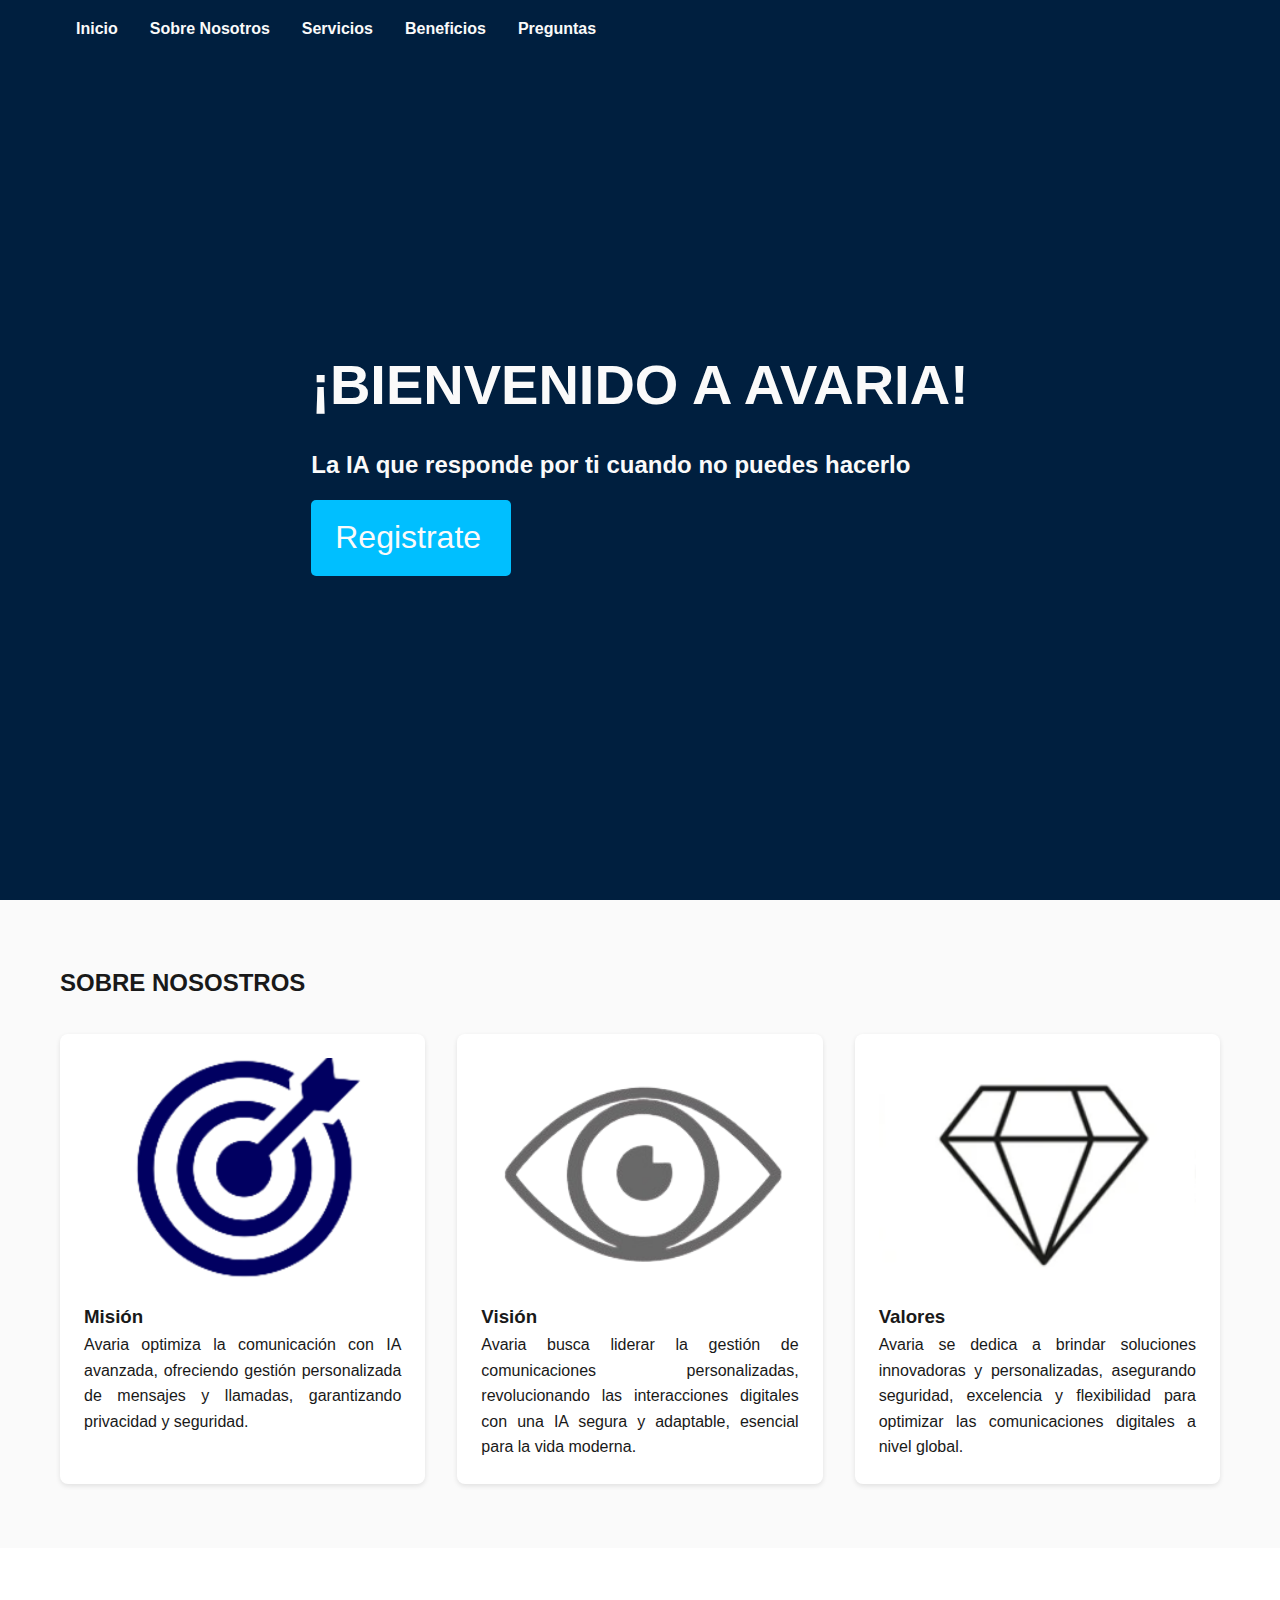
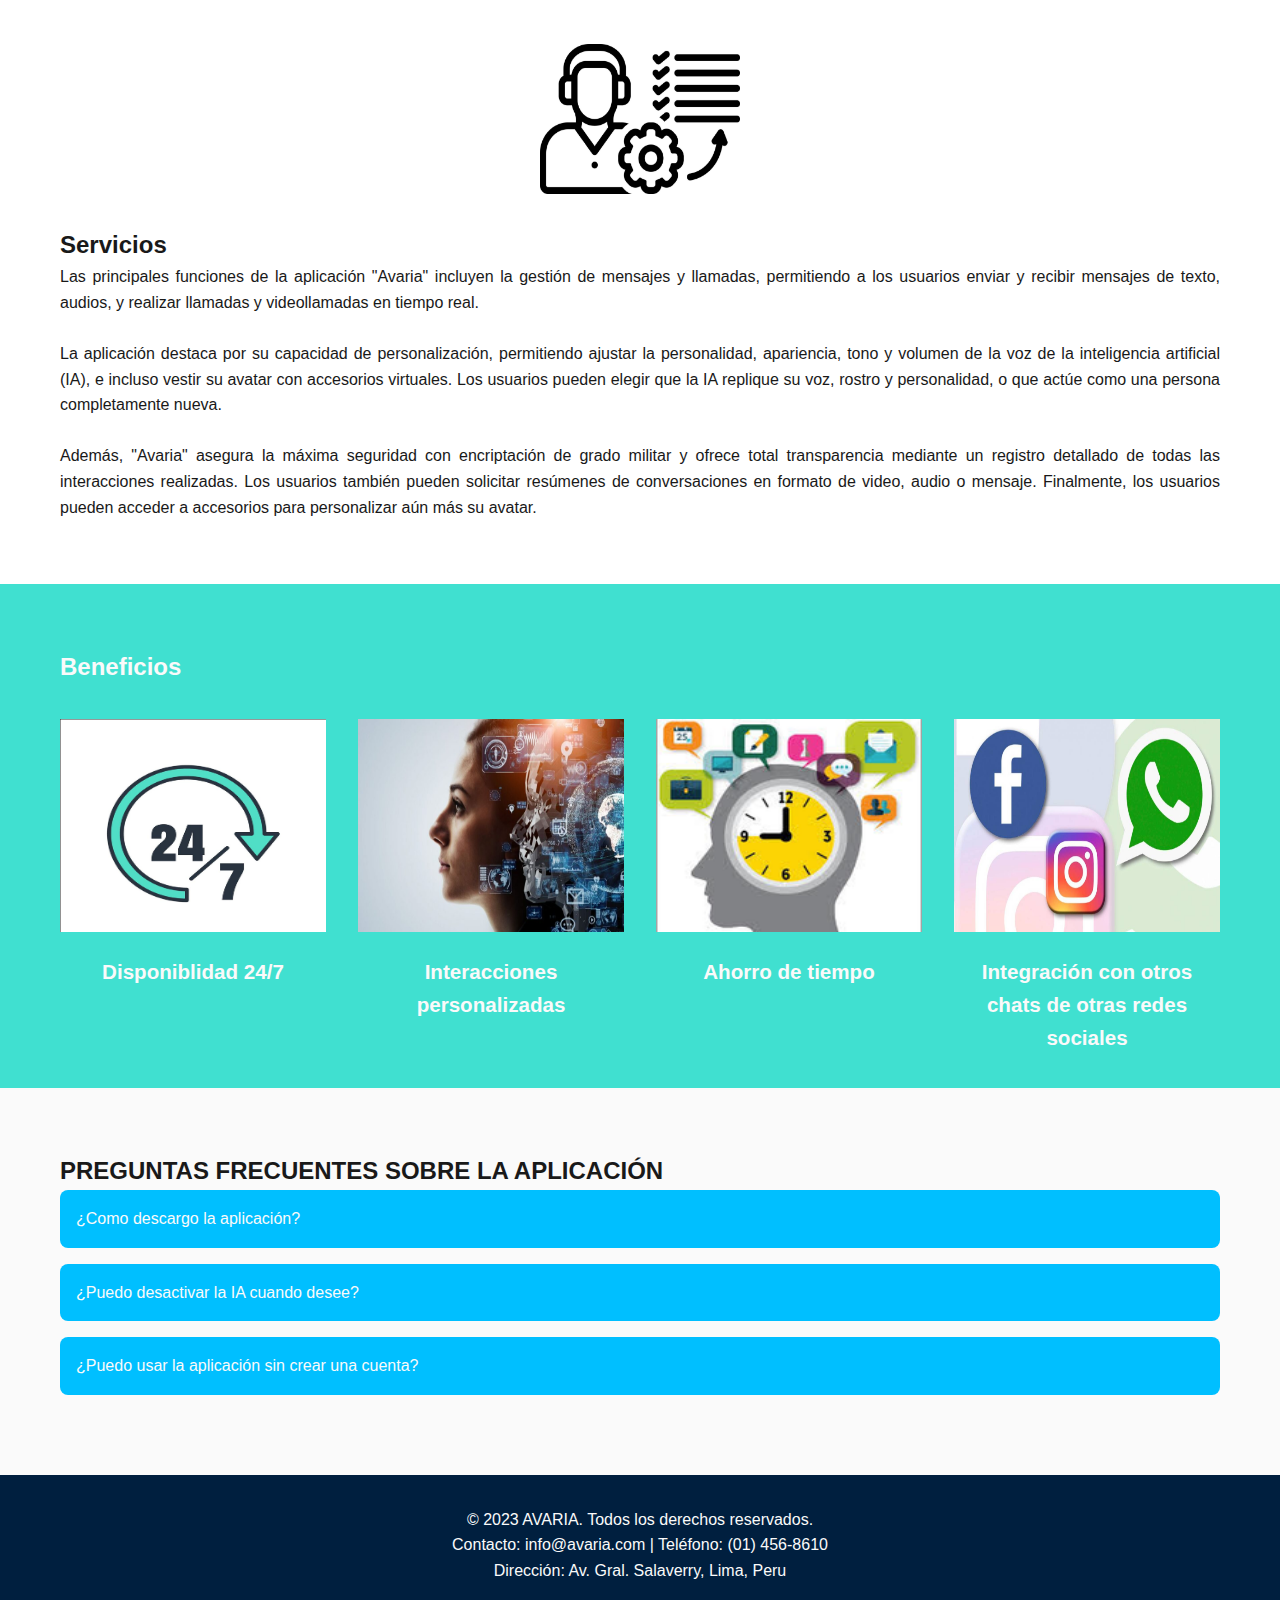
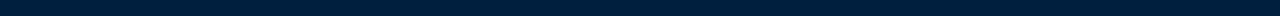
<file: index.html>
<!DOCTYPE html>
<html lang="es">
  <head>
    <meta charset="UTF-8" />
    <meta name="viewport" content="width=device-width, initial-scale=1.0" />
    <title>Avaria</title>
    <link rel="stylesheet" href="public/assets/styles/stylesLP.css" />
    <link rel="icon" href="public/assets/images/LogoAvaria.png" />
  </head>
  <body>
    <body>
    <nav class="nav">
         <div class="container nav-container">
            <button class="menu-toggle" aria-label="Toggle menu">☰</button>
            <ul>
                <li><a href="#hero">Inicio</a></li>
                <li><a href="#content">Sobre Nosotros</a></li>
                <li><a href="#company">Servicios</a></li>
                <li><a href="#bins">Beneficios</a></li>
                <li><a href="#faq">Preguntas</a></li>
            </ul>
        </div>
    </nav>
    <section id="hero" class="hero">
        <div class="container">
            <h1>¡BIENVENIDO A AVARIA! <br></h1>
            <h2>La IA que responde por ti cuando no puedes hacerlo</h2>
            <a href="inicio01.html" class="btn" target="_blank">Registrate</a>
        </div>
    </section>
    <section id="content" class="content-section">
        <div class="container">
            <h2>SOBRE NOSOSTROS</h2>
            <div class="content-grid">
                <div class="card">
                    <img src="public/assets/images/mision.png" alt="Mision">
                    <h3>Misión</h3>
                    <p>Avaria optimiza la comunicación con IA avanzada, ofreciendo gestión personalizada de mensajes y llamadas, garantizando privacidad y seguridad.</p>
                </div>
                <div class="card">
                    <img src="public/assets/images/vision.png" alt="Vision">
                    <h3>Visión</h3>
                    <p>Avaria busca liderar la gestión de comunicaciones personalizadas, revolucionando las interacciones digitales con una IA segura y adaptable, esencial para la vida moderna.</p>
                </div>
                <div class="card">
                    <img src="public/assets/images/valores.png" alt="Valores">
                    <h3>Valores</h3>
                    <p>Avaria se dedica a brindar soluciones innovadoras y personalizadas, asegurando seguridad, excelencia y flexibilidad para optimizar las comunicaciones digitales a nivel global.</p>
                </div>
            </div>
        </div>
    </section>
    <section id="company" class="company-section">
        <div class="container">
            <img src="public/assets/images/servicios.jpg" alt="Lorem Ipsum" class="company-logo">
            <div class="company-info">
                <h2>Servicios</h2>
                <p>Las principales funciones de la aplicación "Avaria" incluyen la gestión de mensajes y llamadas, permitiendo a los usuarios enviar y recibir mensajes de texto, audios, y realizar llamadas y videollamadas en tiempo real. 
                    <br><br>La aplicación destaca por su capacidad de personalización, permitiendo ajustar la personalidad, apariencia, tono y volumen de la voz de la inteligencia artificial (IA), 
                    e incluso vestir su avatar con accesorios virtuales. Los usuarios pueden elegir que la IA replique su voz, 
                    rostro y personalidad, o que actúe como una persona completamente nueva.
                    <br><br>Además, "Avaria" asegura la máxima seguridad con encriptación de grado militar y ofrece total transparencia 
                    mediante un registro detallado de todas las interacciones realizadas. 
                    Los usuarios también pueden solicitar resúmenes de conversaciones en formato de video, audio o mensaje. 
                    Finalmente, los usuarios pueden acceder a accesorios para personalizar aún más su avatar.</p>
            </div>
        </div>
    </section>
    <section id="bins" class="bins-section">
        <div class="container">
            <h2>Beneficios</h2>
            <div class="bins-grid">
                <div class="bin-item">
                    <img src="public/assets/images/tiempo247.png" alt="Lorem Ipsum">
                    <h3>Disponiblidad 24/7</h3>
                </div>
                <div class="bin-item">
                    <img src="public/assets/images/inteligencia-artificial.jpeg" alt="Lorem Ipsum">
                    <h3>Interacciones personalizadas</h3>
                </div>
                <div class="bin-item">
                    <img src="public/assets/images/ahorro_tiempo.png" alt="Lorem Ipsum">
                    <h3>Ahorro de tiempo</h3>
                </div>
                <div class="bin-item">
                    <img src="public/assets/images/Integrar.jpg" alt="Lorem Ipsum">
                    <h3>Integración con otros chats de otras redes sociales</h3>
                </div>
            </div>
        </div>
    </section>
    <section id="faq" class="faq-section">
        <div class="container">
            <h2>PREGUNTAS FRECUENTES SOBRE LA APLICACIÓN</h2>
            <div class="faq-item">
                <div class="faq-question">¿Como descargo la aplicación?</div>
                <div class="faq-answer">
                    <p>Nuestra apliación AVARIA lo puedes descargar desde la PlayStore o AppStore desde cualquier dispositivo iOS o Android.</p>
                </div>
            </div>
            <div class="faq-item">
                <div class="faq-question">¿Puedo desactivar la IA cuando desee?</div>
                <div class="faq-answer">
                    <p>Si, cuando consideres que estás libre y puedes responder los mensajes sin ninguna ayuda de la IA, puedes desactivarlo en la sección de configuración.</p>
                </div>
            </div>
            <div class="faq-item">
                <div class="faq-question">¿Puedo usar la aplicación sin crear una cuenta?</div>
                <div class="faq-answer">
                    <p>No, es necesario contar con una cuenta registrada para acceder a las funciones que ofrece nuestra aplicación.</p>
                </div>
            </div>
        </div>
    </section>
    <footer>
        <div class="container">
            <p>&copy; 2023 AVARIA. Todos los derechos reservados.</p>
            <p>Contacto: info@avaria.com | Teléfono: (01) 456-8610</p>
            <p>Dirección: Av. Gral. Salaverry, Lima, Peru</p>
        </div>
    </footer>
    <script src="public/assets/scripts/scriptLP.js"></script>
  </body>
</html>
</file>
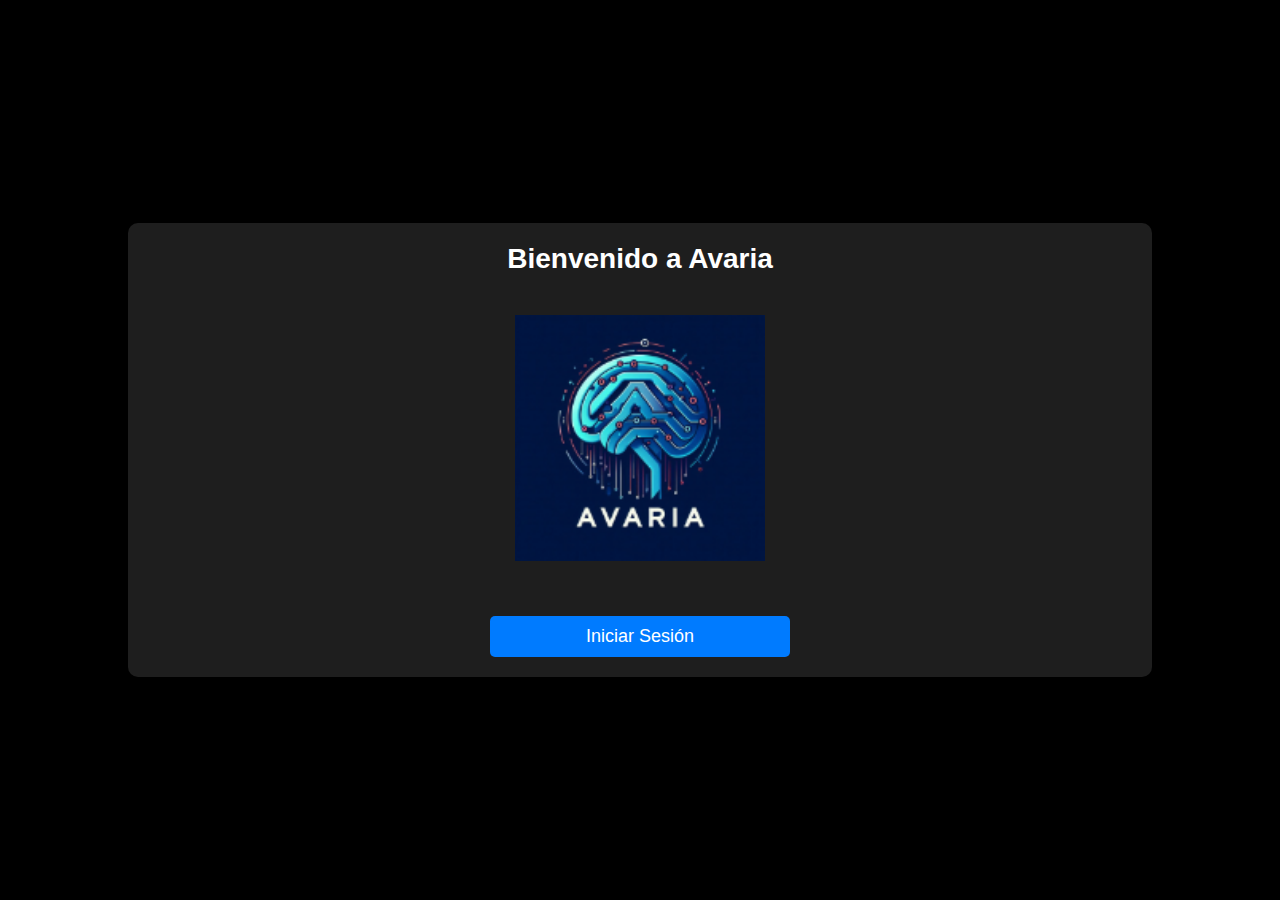
<file: index02.html>
<!DOCTYPE html>
<html lang="es">
<head>
    <meta charset="UTF-8">
    <meta name="viewport" content="width=device-width, initial-scale=1.0">
    <title>Página de Bienvenida</title>
    <link rel="stylesheet" href="public/assets/styles/styles.css">
    <link rel="icon" href="public/assets/images/LogoAvaria.png">
</head>
<body>
    <div class="container">
        <h2>Bienvenido a Avaria</h2>
        <img src="public/assets/images/LogoAvaria.png" alt="Logo" class="logo">
        <button onclick="location.href='inicioSesion.html'">Iniciar Sesión</button>
    </div>
</body>
</html>
</file>
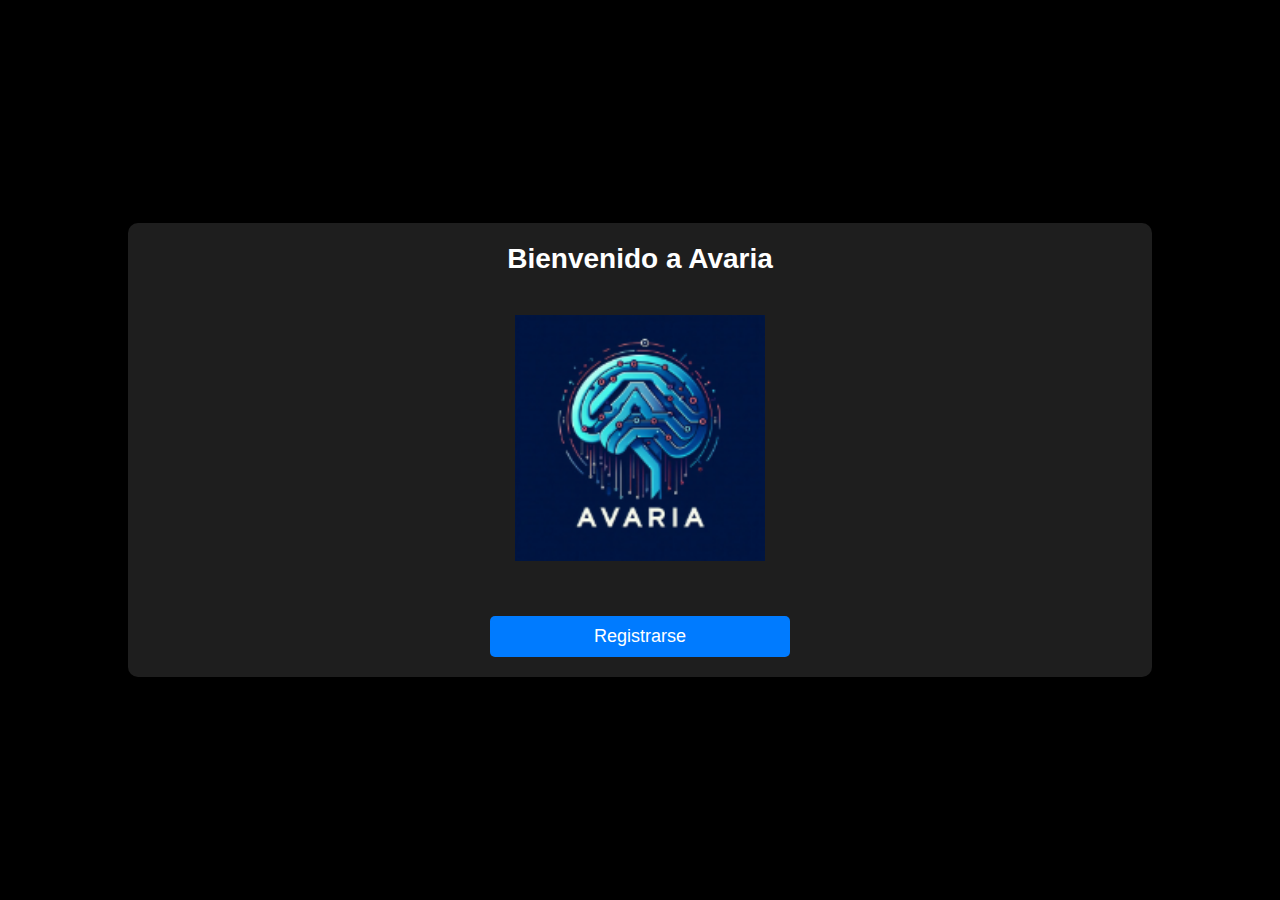
<file: inicio01.html>
<!DOCTYPE html>
<html lang="es">
<head>
    <meta charset="UTF-8">
    <meta name="viewport" content="width=device-width, initial-scale=1.0">
    <title>Página de Bienvenida</title>
    <link rel="stylesheet" href="public/assets/styles/styles.css">
    <link rel="icon" href="public/assets/images/LogoAvaria.png">
</head>
<body>
    <div class="container">
        <h2>Bienvenido a Avaria</h2>
        <img src="public/assets/images/LogoAvaria.png" alt="Logo" class="logo">
        <button onclick="location.href='inicioSesion.html'">Registrarse</button>
    </div>
</body>
</html>
</file>
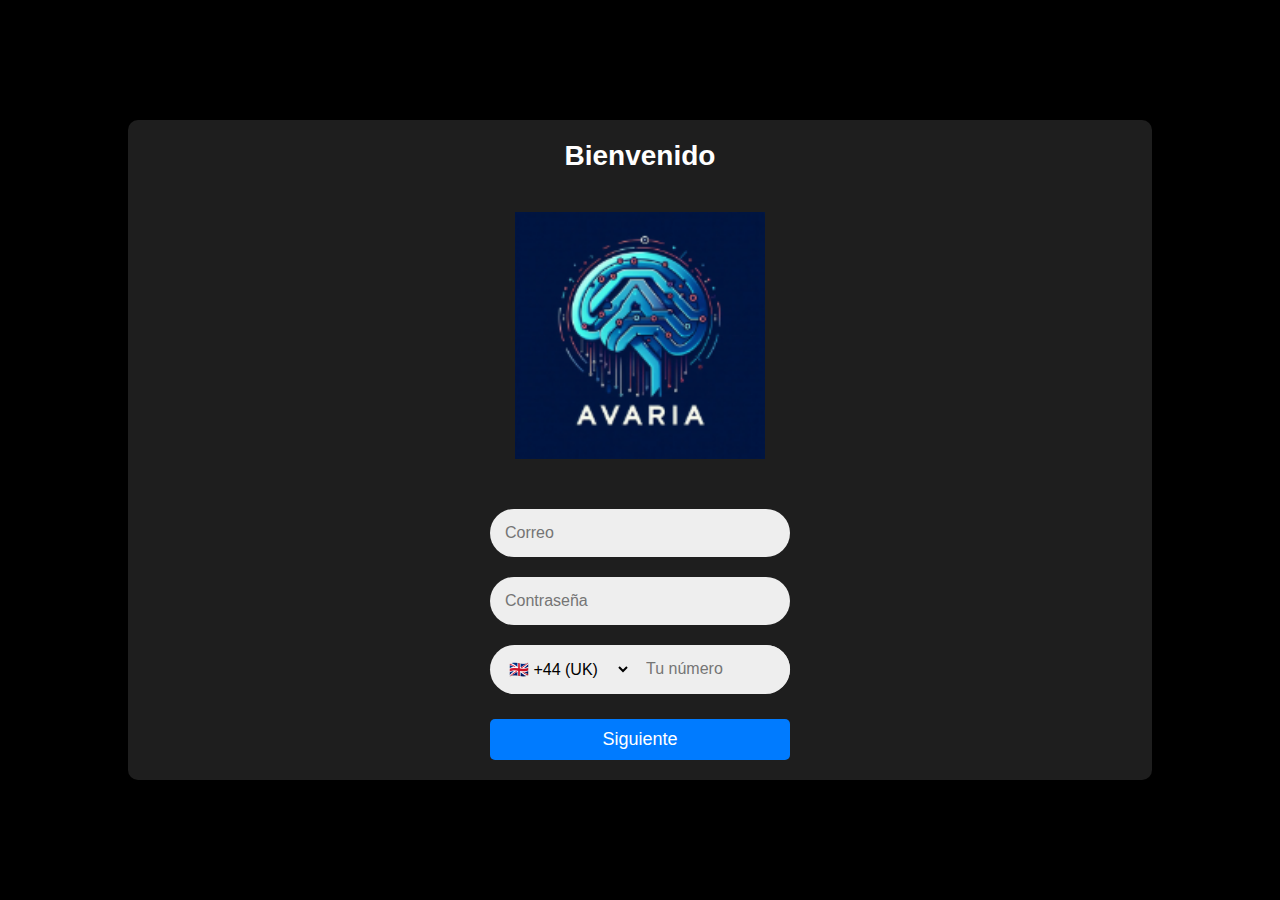
<file: inicioSesion.html>
<!DOCTYPE html>
<html lang="es">
<head>
    <meta charset="UTF-8">
    <meta name="viewport" content="width=device-width, initial-scale=1.0">
    <title>Inicio de Sesión</title>
    <link rel="stylesheet" href="public/assets/styles/styles.css">
    <link rel="icon" href="public/assets/images/LogoAvaria.png">
</head>
<body>
    <div class="container">
        <h2>Bienvenido</h2>
        <img src="public/assets/images/LogoAvaria.png" alt="Logo" class="logo">
        <form>
            <input type="email" placeholder="Correo" required>
            <input type="password" placeholder="Contraseña" required>
            <div class="number-field">
                <select>
                    <option value="en">🇬🇧 +44 (UK)</option>
                    <option value="us">🇺🇸 +1 (US)</option>
                    <option value="mx">🇲🇽 +52 (MX)</option>
                    <option value="es">🇪🇸 +34 (ES)</option>
                    <option value="fr">🇫🇷 +33 (FR)</option>
                    <option value="de">🇩🇪 +49 (DE)</option>
                    <option value="it">🇮🇹 +39 (IT)</option>
                    <option value="jp">🇯🇵 +81 (JP)</option>
                    <option value="cn">🇨🇳 +86 (CN)</option>
                    <option value="br">🇧🇷 +55 (BR)</option>
                    <option value="ar">🇦🇷 +54 (AR)</option>
                    <option value="cl">🇨🇱 +56 (CL)</option>
                    <option value="pe">🇵🇪 +51 (PE)</option>
                </select>
                <input type="text" placeholder="Tu número" required>
            </div>
            <button type="submit" onclick="location.href='mainMenu.html'">Siguiente</button>
        </form>
    </div>
</body>
</html>
</file>
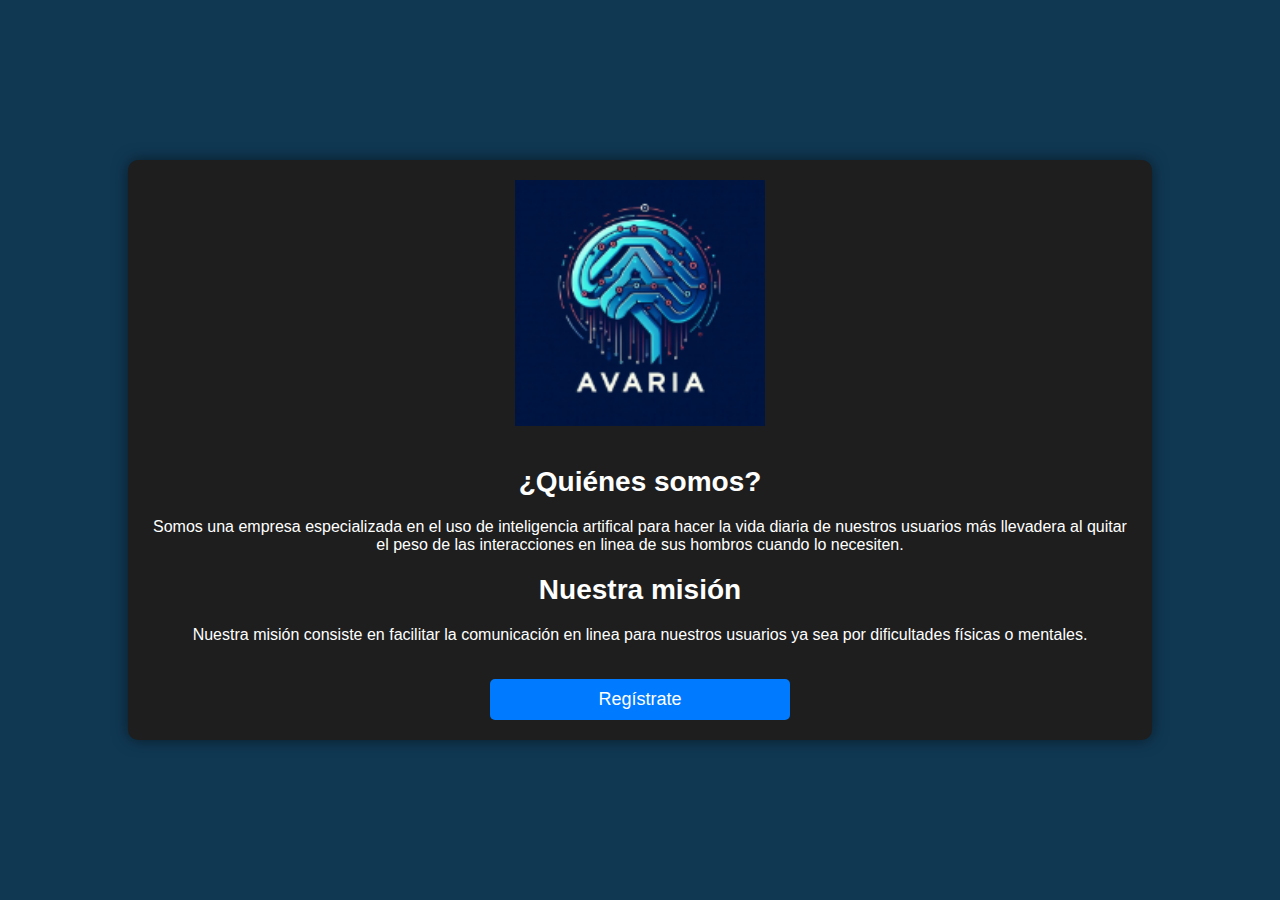
<file: LandingPage.html>
<!DOCTYPE html>
<html lang="es">
<head>
    <meta charset="UTF-8">
    <meta name="viewport" content="width=device-width, initial-scale=1.0">
    <title>Landing Page</title>
    <link rel="stylesheet" href="public/assets/styles/styles.css">
    <link rel="icon" href="public/assets/images/LogoAvaria.png">
</head>
<body class="landing-page-body">
    
    <div class="container">
        <img src="public/assets/images/LogoAvaria.png" alt="Logo" class="logo">
 
        <section class="content-section">
            <h2>¿Quiénes somos?</h2>
            <p>
                Somos una empresa especializada en el uso de inteligencia artifical para hacer la vida diaria de nuestros usuarios más llevadera
            al quitar el peso de las interacciones en linea de sus hombros cuando lo necesiten.
            </p>
        </section>
        <section class="content-section">
            <h2>Nuestra misión</h2>
            <p>
                Nuestra misión consiste en facilitar la comunicación en linea para nuestros usuarios
                ya sea por dificultades físicas o mentales.
            </p>
        </section>
        <button class="registrate" onclick="location.href='index.html'">Regístrate</button>
    </div>
</body>
</html>
</file>
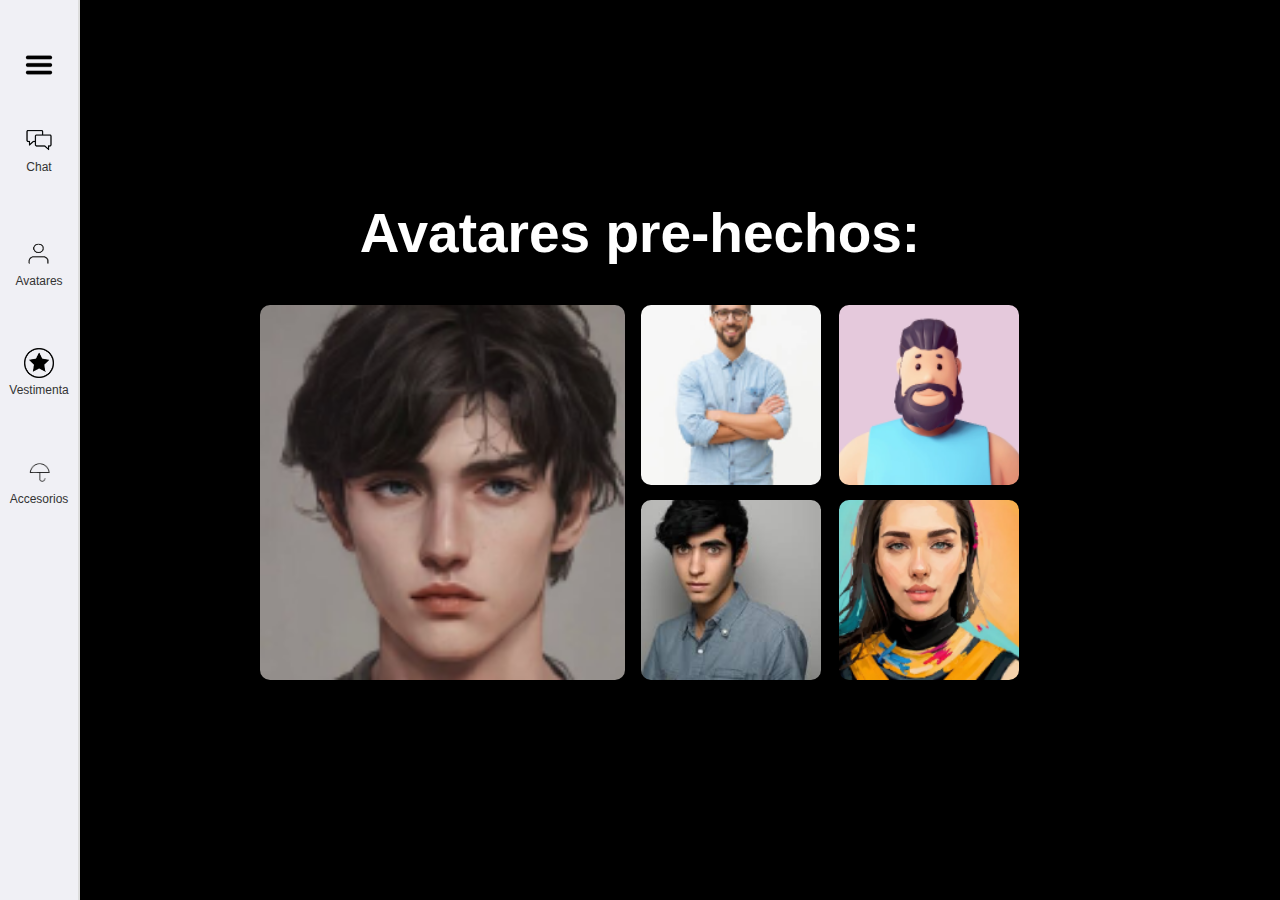
<file: mainMenu.html>
<!DOCTYPE html>
<html lang="es">
<head>
    <meta charset="UTF-8">
    <meta name="viewport" content="width=device-width, initial-scale=1.0">
    <title>Menú Principal - Avaria</title>
    <link rel="stylesheet" href="public/assets/styles/styles.css">
    <link rel="icon" href="public/assets/images/LogoAvaria.png">
</head>
<body>
    <div class="menu-lateral">
        <div class="menu-barra">
            <button class="menu-boton">
                <img src="public/assets/images/barraLateral.png" alt="barra" class="icono">
            </button>
        </div>
        <div class="menu-item">
            <button class="menu-boton" onclick="location.href='mensajes.html'">
                <img src="public/assets/images/chat.png" alt="Chat" class="icono">
                Chat
            </button>
        </div>
        <div class="menu-opciones">
            <button class="menu-boton" onclick="location.href='avatares.html'">
                <img src="public/assets/images/persona.png" alt="Avatares" class="icono">
                Avatares
            </button>
            <button class="menu-boton" onclick="location.href='vestimenta.html'">
                <img src="public/assets/images/estrella.png" alt="Vestimenta" class="icono">
                Vestimenta
            </button>
            <button class="menu-boton" onclick="location.href='accesorios.html'">
                <img src="public/assets/images/paraguas.png" alt="Accesorios" class="icono">
                Accesorios
            </button>

        </div>
    </div>

    <div class="contenido-principal">
        <h2>Avatares pre-hechos:</h2>
        <div class="galeria-avatares">
            <div class="avatar"><img src="public/assets/images/avatar01.png" alt="Avatar 1"></div>
            <div class="avatar"><img src="public/assets/images/avatar02.png" alt="Avatar 2"></div>
            <div class="avatar"><img src="public/assets/images/avatar03.png" alt="Avatar 3"></div>
            <div class="avatar"><img src="public/assets/images/avatar04.png" alt="Avatar 4"></div>
            <div class="avatar"><img src="public/assets/images/avatar05.png" alt="Avatar 5"></div>
        </div>
    </div>
    
     <script src="public/assets/scripts/script.js"></script>
    
</body>
</html>
</file>
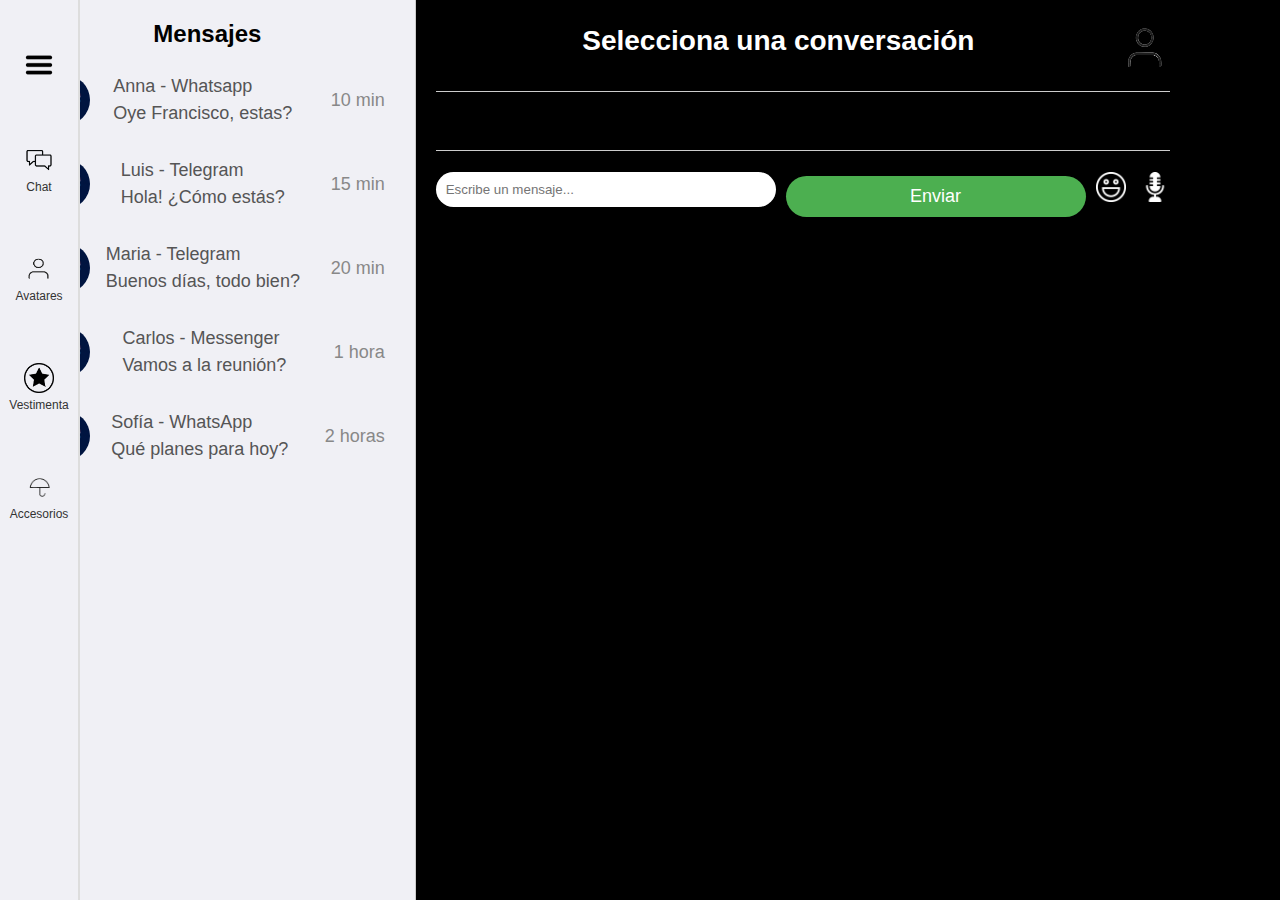
<file: mensajes.html>
<!DOCTYPE html>
<html lang="es">
<head>
    <meta charset="UTF-8">
    <meta name="viewport" content="width=device-width, initial-scale=1.0">
    <title>Mensajes - Avaria</title>
    <link rel="stylesheet" href="public/assets/styles/styles.css">
    <link rel="icon" href="public/assets/images/LogoAvaria.png">
</head>
<body>
    <div id="menu-lateral" class="menu-lateral">
        <div class="menu-barra">
            <button class="menu-boton">
                <img src="public/assets/images/barraLateral.png" alt="barra" class="icono">
            </button>
        </div>
        <div class="menu-opciones">
            <button class="menu-boton" onclick="location.href='mensajes.html'">
                <img src="public/assets/images/chat.png" alt="Chat" class="icono">
                Chat
            </button>
            <button class="menu-boton" onclick="location.href='avatares.html'">
                <img src="public/assets/images/persona.png" alt="Avatares" class="icono">
                Avatares
            </button>
            <button class="menu-boton" onclick="location.href='vestimenta.html'">
                <img src="public/assets/images/estrella.png" alt="Vestimenta" class="icono">
                Vestimenta
            </button>
            <button class="menu-boton" onclick="location.href='accesorios.html'">
                <img src="public/assets/images/paraguas.png" alt="Accesorios" class="icono">
                Accesorios
            </button>

        </div>
    </div>
    <div class="container-mensajes">
        <div class="lista-conversaciones">
            <h2>Mensajes</h2>
            <div class="conversacion seleccionada"  onclick="cambiarChat(1)">
                <img src="public/assets/images/LogoAvaria.png" alt="ImgPerfil" class="imgPerfil">
                <p class="mensaje-previo">Anna - Whatsapp <br> Oye Francisco, estas?</p>
                <span class="hora">10 min</span>
            </div>  
            <div class="conversacion" onclick="cambiarChat(2)">
                <img src="public/assets/images/LogoAvaria.png" alt="ImgPerfil" class="imgPerfil">
                <p class="mensaje-previo">Luis - Telegram <br> Hola! ¿Cómo estás?</p>
                <span class="hora">15 min</span>
            </div>
            <div class="conversacion" onclick="cambiarChat(3)">
                <img src="public/assets/images/LogoAvaria.png" alt="ImgPerfil" class="imgPerfil">
                <p class="mensaje-previo">Maria - Telegram <br> Buenos días, todo bien?</p>
                <span class="hora">20 min</span>
            </div>
            <div class="conversacion" onclick="cambiarChat(4)">
                <img src="public/assets/images/LogoAvaria.png" alt="ImgPerfil" class="imgPerfil">
                <p class="mensaje-previo">Carlos - Messenger <br> Vamos a la reunión?</p>
                <span class="hora">1 hora</span>
            </div>
            <div class="conversacion" onclick="cambiarChat(5)">
                <img src="public/assets/images/LogoAvaria.png" alt="ImgPerfil" class="imgPerfil">
                <p class="mensaje-previo">Sofía - WhatsApp <br> Qué planes para hoy?</p>
                <span class="hora">2 horas</span>
            </div>
        </div>
        
        <div class="panel-mensajes">
            <div class="encabezado-conversacion">
                <h2 id="nombre-chat">Selecciona una conversación</h2>
                <div class="iconos">
                    <img src="public/assets/images/persona.png" alt="Configuración">
                </div>
            </div>
            <div id="mensajes" class="mensajes">
                <p id="mensaje-vacio" class="mensaje-vacio">Selecciona una conversación para comenzar</p>
            </div>
            <div class="barra-escribir">
                <input id="mensaje-input" type="text" placeholder="Escribe un mensaje...">
                <button onclick="enviarMensaje()">Enviar</button>
                <div class="iconos-barra">
                    <img src="public/assets/images/emoji.png" alt="Emojis">
                    <img src="public/assets/images/microfono.png" alt="Grabar">
                </div>
            </div>
        </div>
    </div>
    <script src="public/assets/scripts/script.js"></script>
</body>
</html>
</file>
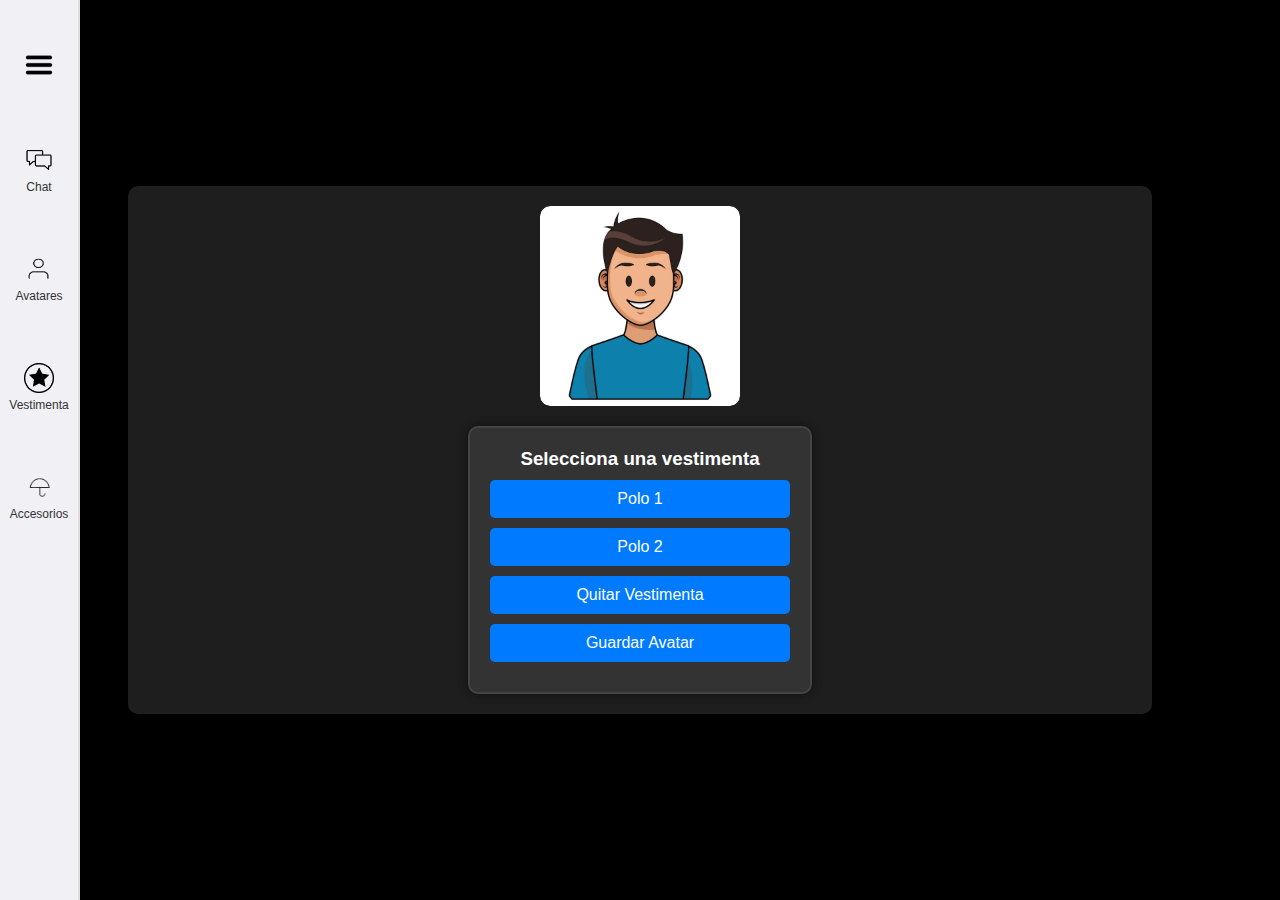
<file: vestimenta.html>
<!DOCTYPE html>
<html lang="es">
<head>
    <meta charset="UTF-8">
    <meta name="viewport" content="width=device-width, initial-scale=1.0">
    <link rel="stylesheet" href="public/assets/styles/styles.css">
    <link rel="icon" href="public/assets/images/LogoAvaria.png">
    <title>Sección de Vestimenta</title>
    <style>
       

    </style>
</head>
<body>
    <div id="menu-lateral" class="menu-lateral">
        <div class="menu-barra">
            <button class="menu-boton">
                <img src="public/assets/images/barraLateral.png" alt="barra" class="icono">
            </button>
        </div>
        <div class="menu-opciones">
            <button class="menu-boton" onclick="location.href='mensajes.html'">
                <img src="public/assets/images/chat.png" alt="Chat" class="icono">
                Chat
            </button>
            <button class="menu-boton" onclick="location.href='avatares.html'">
                <img src="public/assets/images/persona.png" alt="Avatares" class="icono">
                Avatares
            </button>
            <button class="menu-boton" onclick="location.href='vestimenta.html'">
                <img src="public/assets/images/estrella.png" alt="Vestimenta" class="icono">
                Vestimenta
            </button>
            <button class="menu-boton" onclick="location.href='accesorios.html'">
                <img src="public/assets/images/paraguas.png" alt="Accesorios" class="icono">
                Accesorios
            </button>

        </div>
    </div>

    <div class="container">
        <div class="avatar-container" id="avatarContainer">
            <img src="public/assets/images/hombreEjemplo.png" alt="avatar" id="avatarImage">
        </div>

        <div class="options-container">
            <h3>Selecciona una vestimenta</h3>
            <button onclick="toggleAccessory('polo1', 'public/assets/images/Polo001.png')">Polo 1</button>
            <button onclick="toggleAccessory('polo2', 'public/assets/images/Polo002.png')">Polo 2</button>
          
            <button onclick="removeAccessories()">Quitar Vestimenta</button>
            <button onclick="saveAvatar()">Guardar Avatar</button>
        </div>
    </div>

    <script>
        const avatarContainer = document.getElementById("avatarContainer");
        const activeAccessories = {};

        function toggleAccessory(accessoryId, imageUrl) {
            if (activeAccessories[accessoryId]) {
                avatarContainer.removeChild(activeAccessories[accessoryId]);
                delete activeAccessories[accessoryId];
            } else {
                const accessoryElement = document.createElement("img");
                accessoryElement.src = imageUrl;
                accessoryElement.id = accessoryId;
                accessoryElement.style.position = "absolute";
                accessoryElement.style.width = "100%"; 
                accessoryElement.style.height = "100%";
                accessoryElement.style.top = "20%"; 
                accessoryElement.style.left = "0";
                accessoryElement.style.zIndex = 10;
                accessoryElement.style.objectFit = "cover"; 
                avatarContainer.appendChild(accessoryElement);
                activeAccessories[accessoryId] = accessoryElement;
            }
        }

        function removeAccessories() {
            for (const accessoryId in activeAccessories) {
                avatarContainer.removeChild(activeAccessories[accessoryId]);
                delete activeAccessories[accessoryId];
            }
        }

        function saveAvatar() {
            alert("Avatar guardado con éxito.");
        }
    </script>
</body>
</html>
</file>
<file: public/assets/styles/stylesLP.css>
:root {
  --deep-blue: #001F3F;
  --bright-blue: #00BFFF;
  --turquoise: #40E0D0;
  --orange-red: #FF4500;
  --tomato: #FF6347;
  --light-gray: #FAFAFA;
  --dark-gray: #191919;
  --section-padding: 4rem 2rem;
}

* {
  margin: 0;
  padding: 0;
  box-sizing: border-box;
}

body {
  font-family: 'Arial', sans-serif;
  line-height: 1.6;
  color: var(--dark-gray);
}

.nav {
  background-color: var(--deep-blue);
  padding: 1rem 2rem;
  position: fixed;
  width: 100%;
  top: 0;
  z-index: 1000;
}

.nav-container {
  display: flex;
  justify-content: space-between;
  align-items: center;
}

.nav ul {
  list-style-type: none;
  display: flex;
}

.nav ul li {
  margin: 0 1rem;
}

.nav ul li a {
  color: var(--light-gray);
  text-decoration: none;
  font-weight: bold;
  transition: color 0.3s;
}

.nav ul li a:hover {
  color: var(--turquoise);
}

.menu-toggle {
  display: none;
  background: none;
  border: none;
  color: var(--light-gray);
  font-size: 1.5rem;
  cursor: pointer;
}

.hero {
  height: 100vh;
  background-color: var(--deep-blue);
  color: var(--light-gray);
  display: flex;
  align-items: center; /* Update: Center vertically */
  padding: var(--section-padding);
  padding-top: 80px;
}

.hero h1 {
  font-size: 3.5rem;
  margin-bottom: 1rem;
}

.btn {
  display: inline-block;
  padding: 1rem 2rem;
  background-color: var(--bright-blue);
  color: var(--light-gray);
  text-decoration: none;
  border-radius: 5px;
  transition: background-color 0.3s;
  width: 200px;
}

.btn:hover {
  background-color: var(--turquoise);
}

.content-section {
  padding: var(--section-padding);
  background-color: var(--light-gray);
  text-align: justify;
}

.content-grid {
  display: grid;
  grid-template-columns: repeat(auto-fit, minmax(300px, 1fr));
  gap: 2rem;
  margin-top: 2rem;
}

.card {
  background: white;
  padding: 1.5rem;
  border-radius: 8px;
  box-shadow: 0 2px 5px rgba(0,0,0,0.1);
}

.card img {
  width: 100%;
  height: 220px;
  object-fit: cover;
  border-radius: 4px;
  margin-bottom: 1rem;
}

.company-section {
  padding: var(--section-padding);
  background-color: white;
  text-align: justify;
}

.company-logo {
  width: 200px;
  height: 150px;
  margin: 2rem auto;
  display: block;
}

.bins-section {
  padding: var(--section-padding);
  background-color: var(--turquoise);
  color: var(--light-gray);
}

.bins-grid {
  display: grid;
  grid-template-columns: repeat(auto-fit, minmax(200px, 1fr));
  gap: 2rem;
  margin-top: 2rem;
  font-size: 1.1rem;

}

.bin-item {
  text-align: center;
}

.bin-item img {
  width: 100%;
  height: 70%;
  max-width: 300px;
  margin-bottom: 1rem;
}

.faq-section {
  padding: var(--section-padding);
  background-color: var(--light-gray);
}

.faq-item {
  background-color: white;
  margin-bottom: 1rem;
  border-radius: 8px;
  overflow: hidden;
}

.faq-question {
  padding: 1rem;
  background-color: var(--bright-blue);
  color: var(--light-gray);
  cursor: pointer;
}

.faq-answer {
  padding: 1rem;
  display: none;
}

footer {
  background-color: var(--deep-blue);
  color: var(--light-gray);
  text-align: center;
  padding: 2rem;
}

@media (max-width: 768px) {
  .hero h1 {
      font-size: 2.5rem;
  }

  .menu-toggle {
      display: block;
  }

  .nav ul {
      display: none;
      flex-direction: column;
      position: absolute;
      top: 100%;
      left: 0;
      width: 100%;
      background-color: var(--deep-blue);
      padding: 1rem 0;
  }

  .nav ul.show {
      display: flex;
  }

  .nav ul li {
      margin: 0.5rem 0;
  }

  .nav ul li a {
      display: block;
      padding: 0.5rem 2rem;
  }
}

.container {
  max-width: 1200px;
  margin: 0 auto;
  padding: 0 20px;
}

.hero .container {
  display: flex;
  flex-direction: column;
  align-items: flex-start;
}

.hero .btn {
  display: inline-block;
  padding: 0.75rem 1.5rem;
  font-size: 2rem;
  margin-top: 1rem;
}
</file>
<file: public/assets/styles/styles.css>
* {
    margin: 0;
    padding: 0;
    box-sizing: border-box;
    font-family: Arial, sans-serif;
}

body {
    display: flex;
    justify-content: center;
    align-items: center;
    min-height: 100vh;
    background-color: #000;
}

.container {
    text-align: center;
    color: #fff;
    display: flex;
    flex-direction: column;
    align-items: center;
}

h2 {
    font-size: 28px;
    text-align: center;
    margin: 0 auto 20px;
}


.logo {
    width: 250px;
    height: auto;
    margin-bottom: 20px; 
   
}



button {
    width: 300px;
    padding: 15px;
    margin-top: 20px;
    border-radius: 25px;
    border: none;
    background-color: #0066ff;
    color: #fff;
    font-size: 18px;
    cursor: pointer;
}

button:hover {
    background-color: #0052cc;
}


form {
    display: flex;
    flex-direction: column;
    align-items: center;
}

input[type="email"],
input[type="password"],
.number-field {
    width: 300px;
    padding: 15px;
    margin: 10px 0;
    border-radius: 25px;
    border: none;
    outline: none;
    background-color: #eee;
    font-size: 16px;
}

.number-field {
    display: flex;
    align-items: center;
    background-color: #eee;
    padding: 0;
}

.number-field select {
    border: none;
    background: transparent;
    padding: 15px;
    font-size: 16px;
}

.number-field input {
    border: none;
    outline: none;
    padding: 15px;
    width: 100%;
    background-color: #eee;
    font-size: 16px;
    border-radius: 0 25px 25px 0;
}




.menu-lateral {
    width: 80px;
    background-color: #f0f0f5;
    display: flex;
    flex-direction: column;
    align-items: center;
    padding: 20px 0;
    border-right: 2px solid #ddd;
    position: fixed; 
    left: 0;
    top: 0; 
    height: 100%; 
    
}

.menu-opciones {
    display: flex;
    flex-direction: column;
    gap: 15px;
    margin-top: 20px;
}


.menu-opciones.oculto {
    display: none;
}



.menu-boton {
    background: none;
    border: none;
    text-align: center;
    color: #333;
    cursor: pointer;
    font-size: 12px;
    display: flex;
    flex-direction: column;
    align-items: center;
    gap: 5px;
    padding: 15px; 
    transition: all 0.2s ease-in-out;
    width: 75px; 
    border-radius: 20px; 
}

.icono {
    width: 30px;
    height: 30px;
}

.contenido-principal {
    flex: 1;
    padding: 20px;
    background-color: #000;
    color: #fff;
}

.contenido-principal h2 {
    font-size: 55px;
    margin-bottom: 20px;
}

.galeria-avatares {
    display: grid;
    grid-template-columns: 2fr 1fr 1fr; 
    grid-template-rows: repeat(2, 1fr); 
    gap: 15px;
    padding: 20px;
    width: 100%;
    max-width: 800px; 
    margin: 0 auto;
    justify-items: center;   
}

.avatar:nth-child(1) {
    grid-column: 1 / 2;
    grid-row: 1 / 3;
    width: 100%;
    height: 100%;
}

.avatar{
    width: 180px;
    height: 180px;
    overflow: hidden;
    border-radius: 10px;
}

.avatar img {
    width: 100%;
    height: 100%;
    object-fit: cover;
}

.container-mensajes {
    display: flex;
    height: 100vh;
    width: 180vh ;
    margin-right: 90px; 
}


.lista-conversaciones {
    width: 40%;
    background-color: #f0f0f5;
    padding: 20px;
    border-right: 1px solid #ccc;
}

.lista-conversaciones h2 {
    font-size: 24px;
    margin-bottom: 15px;
    color: #000; 
}

.lista-conversaciones img {
    width: 50px; 
    height: 50px;
    border-radius: 50%;
    margin-right: 10px;
    margin-left: 10px;
}

.conversacion {
    display: flex;
    justify-content: space-between;
    align-items: center;
    padding: 10px;
    margin-bottom: 10px;
    cursor: pointer;
    border-radius: 10px;
    transition: background-color 0.2s;
}

.conversacion:hover {
    background-color: #e0e0e5; 
}

.mensaje-previo {
    color: #555;
    font-size: 18px;
    line-height: 1.5;
    margin-right: 25px;
}

.hora {
    font-size: 18px;
    color: #888;
}


.panel-mensajes {
    width: 75%;
    padding: 20px;
    display: flex;
    flex-direction: column;
}

.encabezado-conversacion {
    display: flex;
    justify-content: space-between;
    align-items: center;
    padding-bottom: 10px;
    border-bottom: 1px solid #ccc;
}

.mensajes {
    display: flex;
    flex-direction: column;
    gap: 10px; 
    padding: 20px;
    color: #000; 
}

.mensaje-otro, .mensaje-propio {
    padding: 10px;
    border-radius: 10px;
    margin-bottom: 10px;
    max-width: 80%;
}

.mensaje-otro {
    background-color: #ddd;
    align-self: flex-start;
}

.mensaje-propio {
    background-color: #ceffcc;
    align-self: flex-end;
}


.barra-escribir {
    display: flex;
    align-items: center;
    padding: 10px 0;
    border-top: 1px solid #ccc;
}

.barra-escribir input {
    flex: 1;
    padding: 10px;
    border: none;
    border-radius: 25px;
    outline: none;
    width: 80%;
}

.iconos-barra img {
    margin-left: 10px;
    width: 30px;
    cursor: pointer;
}


.barra-escribir {
    display: flex;
    align-items: center;
    padding: 10px 0;
    border-top: 1px solid #ccc;
}



.barra-escribir input {
    flex: 1;
    padding: 10px;
    border: none;
    border-radius: 25px;
    outline: none;
}

.barra-escribir button {
    background-color: #4CAF50;
    color: white;
    border: none;
    padding: 10px 20px;
    margin-left: 10px;
    border-radius: 25px;
    cursor: pointer;
    transition: background-color 0.3s;
}

.barra-escribir button:hover {
    background-color: #45a049;
}

.iconos-barra img {
    margin-left: 10px;
    width: 30px;
    cursor: pointer;
}

   body {
      font-family: Arial, sans-serif;
      background-color: #121212;
      color: white;
      display: flex;
      justify-content: center;
      align-items: center;
      height: 100vh;
      margin: 0;
    }
    .container {
      display: flex;
      gap: 20px;
      background-color: #1e1e1e;
      padding: 20px;
      border-radius: 10px;
      box-shadow: 0 0 15px rgba(0, 0, 0, 0.5);
      width: 600px;
    }
    .avatar-preview {
      position: relative;
      width: 250px;
      height: 300px;
      background-color: black;
      border-radius: 10px;
      overflow: hidden;
    }
    .avatar-preview img {
      width: 100%;
      position: absolute;
      top: 0;
      left: 0;
    }
    .accessories-list {
      display: flex;
      flex-direction: column;
      gap: 10px;
      width: 150px;
    }
    .accessories-list img {
      width: 50px;
      height: 50px;
      cursor: pointer;
      border-radius: 5px;
      transition: transform 0.2s;
    }
    .accessories-list img:hover {
      transform: scale(1.1);
    }
    button {
      background-color: #007bff;
      color: white;
      border: none;
      padding: 10px;
      border-radius: 5px;
      cursor: pointer;
      margin-top: 15px;
    }
    button:hover {
      background-color: #0056b3;
    }

  body {
            font-family: Arial, sans-serif;
            display: flex;
            justify-content: center;
            align-items: center;
            height: 100vh;
            margin: 0;
            background-color: #000; 
            color: #fff; 
        }

        .container {
            display: flex;
            justify-content: space-between;
            width: 80%;
        }

        .avatar-container {
            flex: 1;
            text-align: center;
            overflow: hidden; 
            position: relative;
            width: 200px;
            height: 400px; 
         
            border-radius: 10px;
        }

        .avatar-container img {
            width: 100%;
            height: 100%;
            object-fit: cover; 
            object-position: center; 
            display: block; 
            border-radius: 10px; 
        }

        .options-container {
            flex: 1;
            padding: 20px;
            text-align: center;
            
            background-color: #333; 
            border: 2px solid #444;
            border-radius: 10px;
            box-shadow: 0 0 10px rgba(0, 0, 0, 0.5);
        }

        .options-container button {
            display: block;
            margin: 10px auto;
            padding: 10px 20px;
            background-color: #007BFF; 
            color: white;
            border: none;
            border-radius: 5px;
            cursor: pointer;
            font-size: 16px;
        }

        .options-container button:hover {
            background-color: #0056b3; 
        }

        .options-container button:disabled {
            background-color: #ccc;
        }

        .landing-page-body {
            background-color: #103853; 
        }
</file>
